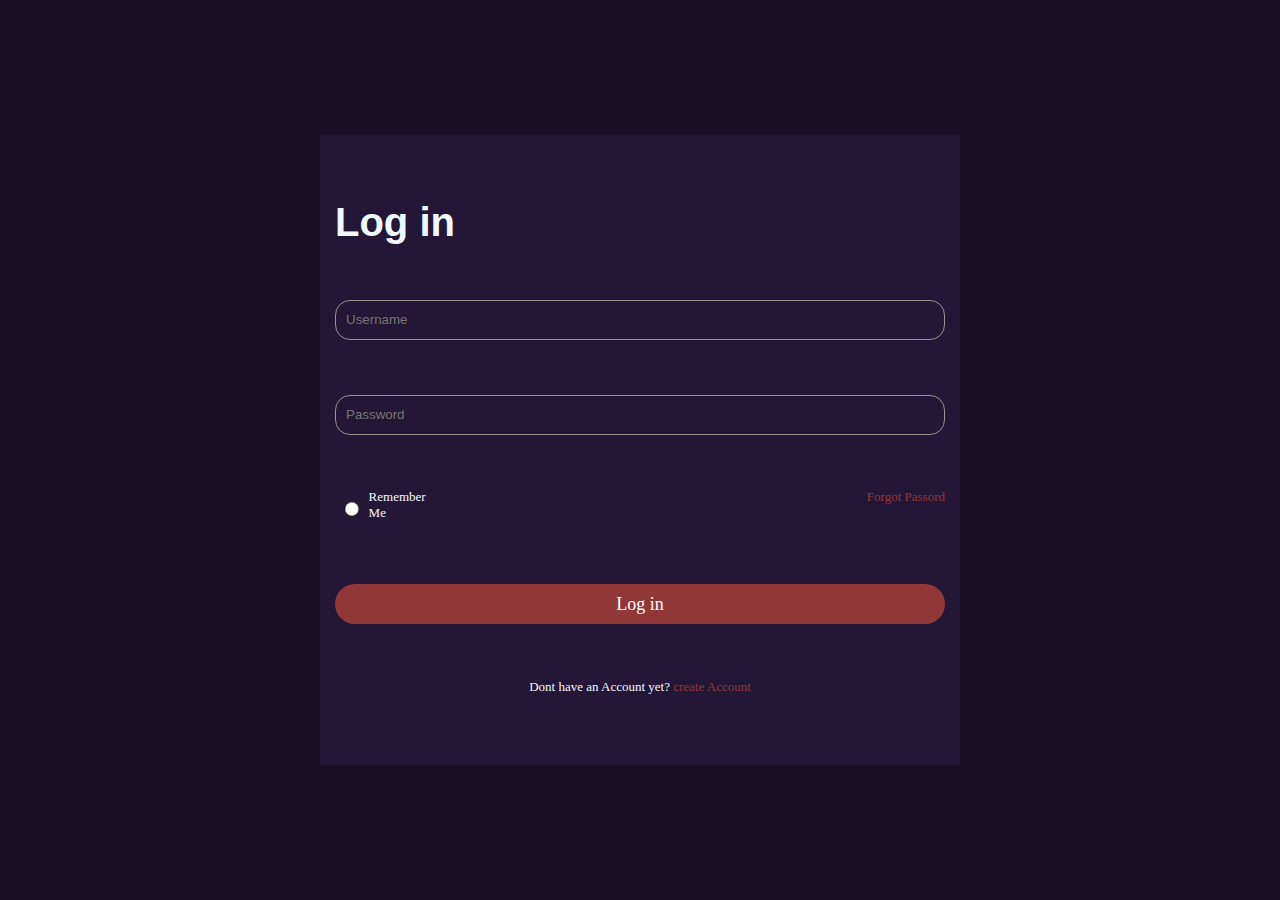
<file: index.html>
<!DOCTYPE html>
<html lang="en">

<head>
    <meta charset="UTF-8">
    <meta http-equiv="X-UA-Compatible" content="IE=edge">
    <meta name="viewport" content="width=device-width, initial-scale=1.0">
    <link rel="stylesheet" href="styles.css">
    <title>Login page</title>
</head>

<body>
    <div class="container">
        <div class="content">
            <h1>Log in</h1>
            <input type="text" id="username" placeholder="Username">
            <input type="password" id="password" placeholder="Password">
            <div class="checkbox">
                <div class="checked">
                    <input class="check" type="radio">
                    <p>Remember Me</p>
                </div>
                <span>
                    <p>Forgot Passord</p>
                </span>
            </div>

            <a class="btn" href="#">Log in</a>

            <footer>
                <p> Dont have an Account yet? <span><a href="#">create Account</a></span>
                </p>
            </footer>
        </div>
    </div>
</body>

</html>
</file>
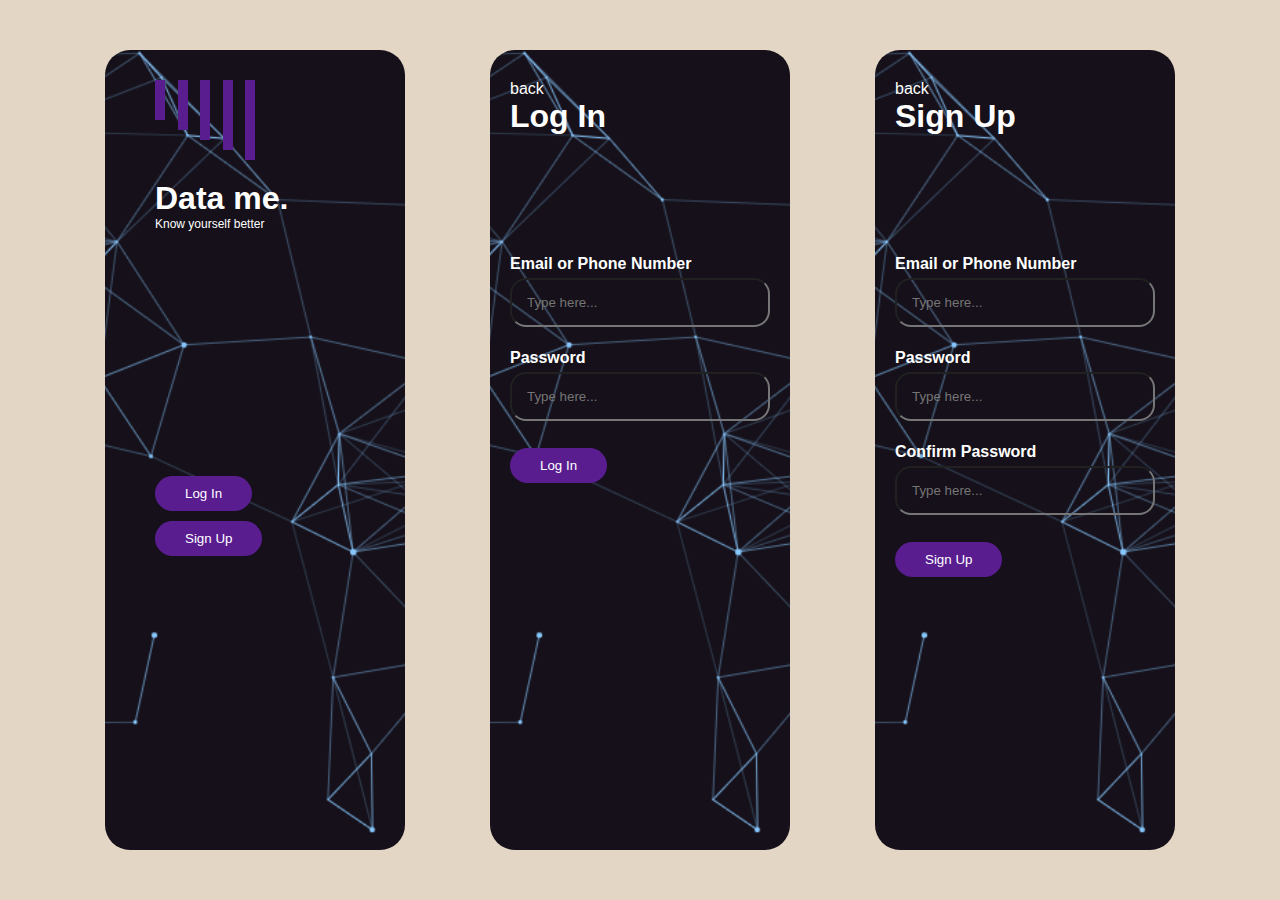
<file: plays/index.html>
<!DOCTYPE html>
<html lang="en">

<head>
    <meta charset="UTF-8">
    <meta http-equiv="X-UA-Compatible" content="IE=edge">
    <meta name="viewport" content="width=device-width, initial-scale=1.0">
    <title>Landing Page</title>
    <link rel="stylesheet" href="styles.css">
</head>

<body>
    <div class="container">

        <div class="frames welcome-frame">

            <div class="bars">
                <div class="bar1"></div>
                <div class="bar2"></div>
                <div class="bar3"></div>
                <div class="bar4"></div>
                <div class="bar5"></div>
            </div>

            <h1>Data me.</h1>
            <p>Know yourself better</p>

            <div class="login-btns">
                <button>Log In</button>
                <button>Sign Up</button>
            </div>


        </div>

        <div class="frames Login-frame">

            <div class="top-left">
                <p>back</p>
                <h1>Log In</h1>
            </div>

            <form action="login">

                <label><b>Email or Phone Number</b></label>
                <input type="email" placeholder="Type here...">

                <label><b>Password</b></label>
                <input type="password" placeholder="Type here...">

                <button>Log In</button>

            </form>


        </div>

        <div class="frames Signup-frame">

            <div class="top-left">
                <p>back</p>
                <h1>Sign Up</h1>
            </div>

            <form action="sign-up">

                <label><b>Email or Phone Number</b></label>
                <input type="email" placeholder="Type here...">

                <label><b>Password</b></label>
                <input type="password" placeholder="Type here...">

                <label><b>Confirm Password</b></label>
                <input type="password" name="password" placeholder="Type here...">

                <button>Sign Up</button>

            </form>

        </div>
    </div>
</body>

</html>
</file>
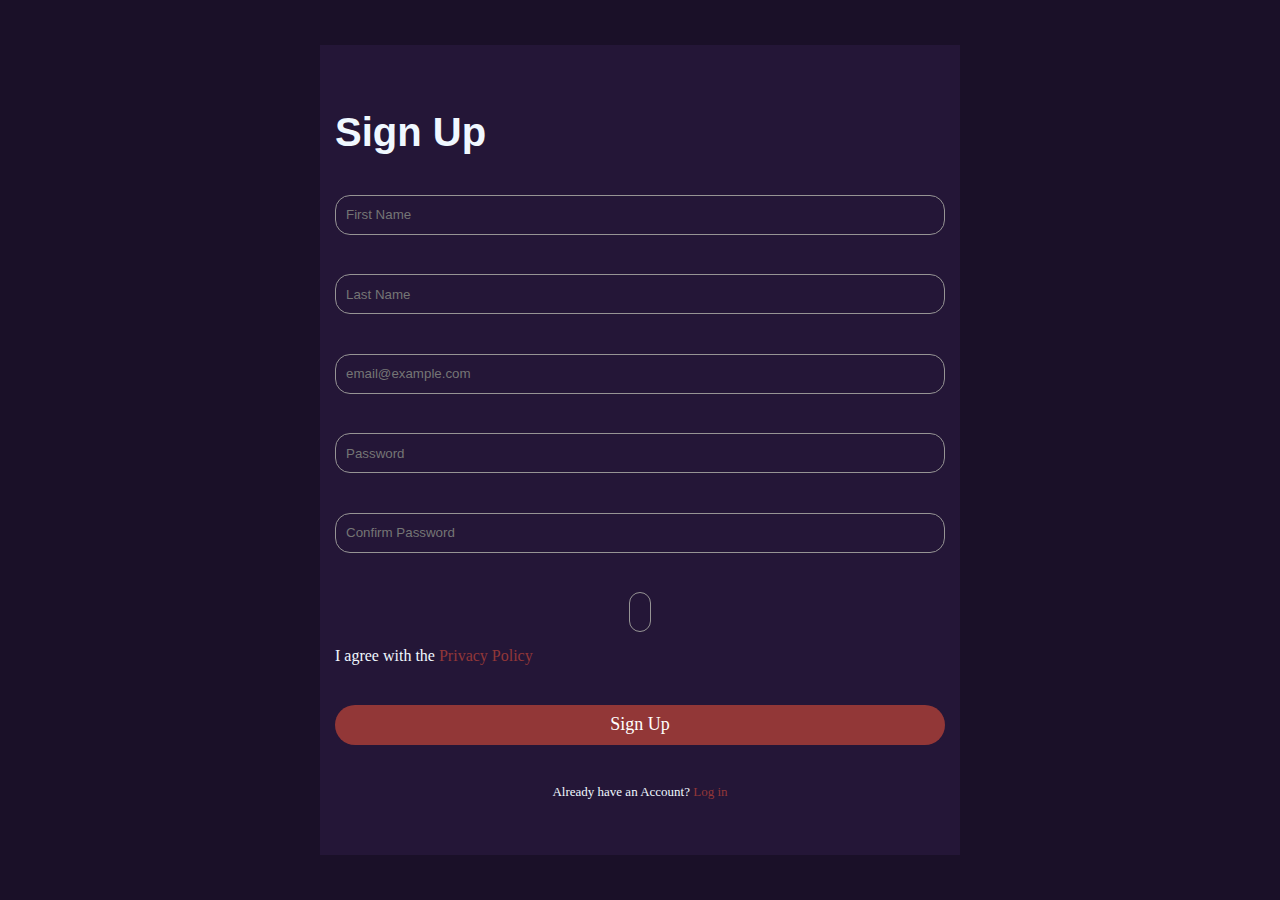
<file: createAccount.html>
<!DOCTYPE html>
<html lang="en">

<head>
    <meta charset="UTF-8">
    <meta http-equiv="X-UA-Compatible" content="IE=edge">
    <meta name="viewport" content="width=device-width, initial-scale=1.0">
    <title>Create an Account</title>
    <link rel="stylesheet" href="styles.css">
    <link rel="stylesheet" href="ca.css">
</head>

<body>
    <div class="container">
        <div class="content">
            <h1>Sign Up</h1>
            <input type="text" id="first-name" placeholder="First Name">
            <input type="text" id="last-name" placeholder="Last Name">
            <input type="email" id="email" placeholder="email@example.com">
            <input type="password" id="password" placeholder="Password">
            <input type="password" id="password" placeholder="Confirm Password">
            <label>
                <input class="checkbox" style="margin-bottom: 15px;" type="checkbok" checked="checked"
                    name="Remember Me">I agree with
                the <span>Privacy Policy</span>
            </label>

            <a class="btn" href="#">Sign Up</a>

            <footer>
                <p> Already have an Account? <span><a href="#">Log in</a></span>
                </p>
            </footer>
        </div>
    </div>
</body>

</html>
</file>
<file: styles.css>
* {
    margin: 0;
    padding: 0;
    box-sizing: border-box;
}

.container {
    height: 100vh;
    width: 100%;
    background-color: rgb(26, 16, 40);
    display: flex;
    justify-content: center;
    align-items: center;
    color: aliceblue;
}

.content {
    background-color: rgb(36, 22, 55);
    display: grid;
    height: 70%;
    width: 50%;
    padding: 15px;
}

.content h1 {
    font-size: 40px;
    font-family: 'Roboto', sans-serif;
    text-align: left;
    margin-top: 50px;
}

input {
    border-radius: 15px;
    padding: 10px;
    width: 100%;
    height: 40px;
    margin: 0 auto;
    background: transparent;
    border: 1px solid rgb(150, 148, 148);
}


.checkbox {
    display: flex;
    justify-content: space-between;
}

.checked {
    display: flex;
}

.check {
    transform: scale(.4);
}

p {
    font-size: small;
}

.btn {
    font-size: large;
    display: flex;
    justify-content: center;
    align-items: center;
    height: 40px;
    background-color: rgb(146, 55, 55);
    border-radius: 25px;
    text-decoration: none;
    color: #fff;
}

span {
    color: rgb(146, 55, 55);
}


footer p {
    text-align: center;
}

footer p span a {
    text-decoration: none;
    color: rgb(146, 55, 55);
}
</file>
<file: plays/styles.css>
* {
    margin: 0;
    padding: 0;
    box-sizing: border-box;
    font-family: 'poppins', sans-serif;
}

.container {
    height: 100vh;
    width: 100%;
    background-color: rgb(227, 214, 196);
    display: flex;
    justify-content: space-evenly;
    align-items: center;

    padding: 50px 20px;
}

.frames {
    height: 100%;
    width: 300px;
    border-radius: 25px;
    padding: 30px 20px;
    background-color: #fff;
    background-image: url(/plays/cool-background\ \(2\).png);
    background-position: center;
    background-size: cover;
    position: relative;
    align-items: center;
    justify-content: center;
    color: #fff;
}

.welcome-frame {
    padding: 30px 50px;
    display: inline-block;
}

.bars {
    display: flex;
    justify-content: space-between;
    width: 50%;
    margin-bottom: 20px;
}

.bar1 {
    width: 10px;
    height: 40px;
    background-color: rgb(89, 29, 144);
}

.bar2 {
    width: 10px;
    height: 50px;
    background-color: rgb(89, 29, 144);
}

.bar3 {
    width: 10px;
    height: 60px;
    background-color: rgb(89, 29, 144);
}

.bar4 {
    width: 10px;
    height: 70px;
    background-color: rgb(89, 29, 144);
}

.bar5 {
    width: 10px;
    height: 80px;
    background-color: rgb(89, 29, 144);
}

.welcome-frame p {
    font-size: 12px;
    margin-bottom: 240px;
}

button {
    padding: 10px 30px;
    background-color: rgb(89, 29, 144);
    color: #fff;
    border: none;
    border-radius: 20px;
    align-items: center;
    margin: 5px 0;
}

form {
    overflow: hidden;
    align-content: center;
    bottom: 0;
    color: #fff;
    margin-top: 120px;
}

input {
    width: 100%;
    padding: 15px;
    margin: 5px 0 22px 0;
    display: inline-block;
    background: transparent;
    border-radius: 16px;
}
</file>
<file: ca.css>
.content {
    height: 90%;
}

.checkbox {
    width: 16px;
}

footer p {
    text-align: center;
}
</file>
